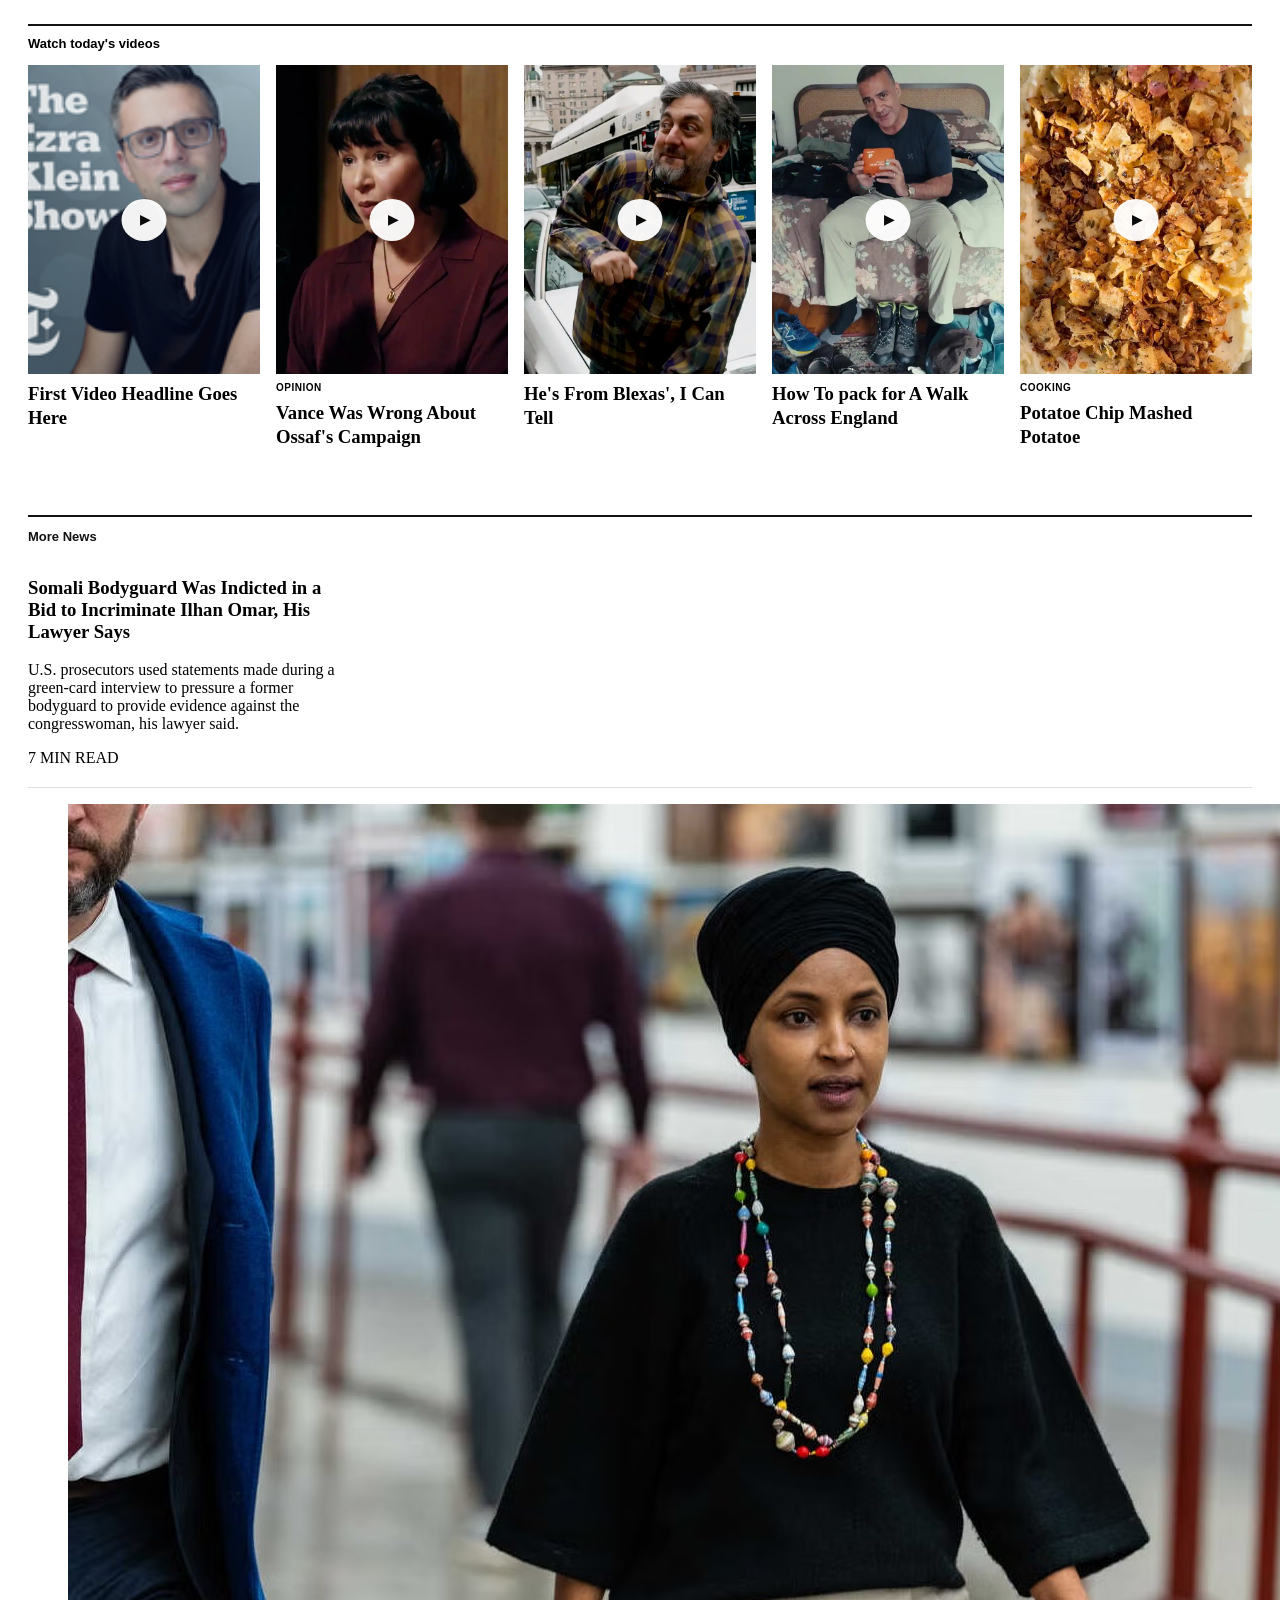
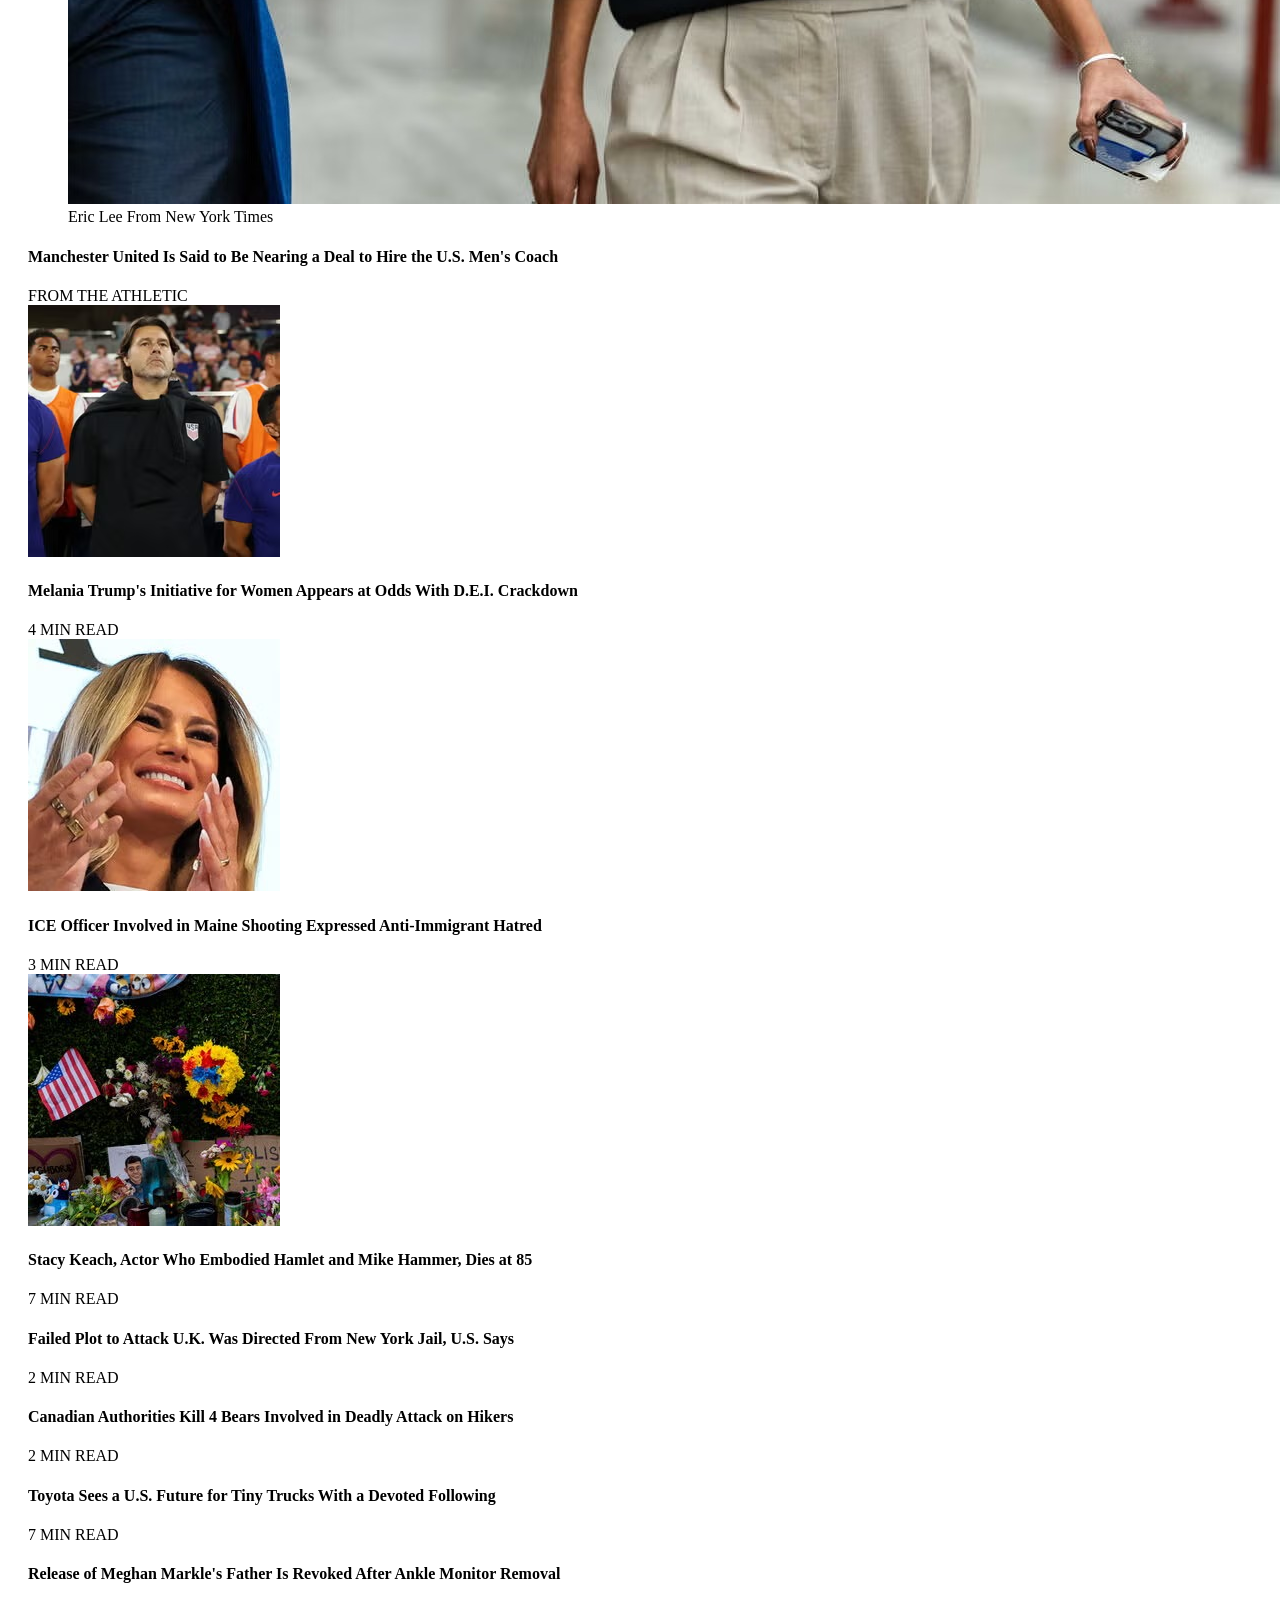
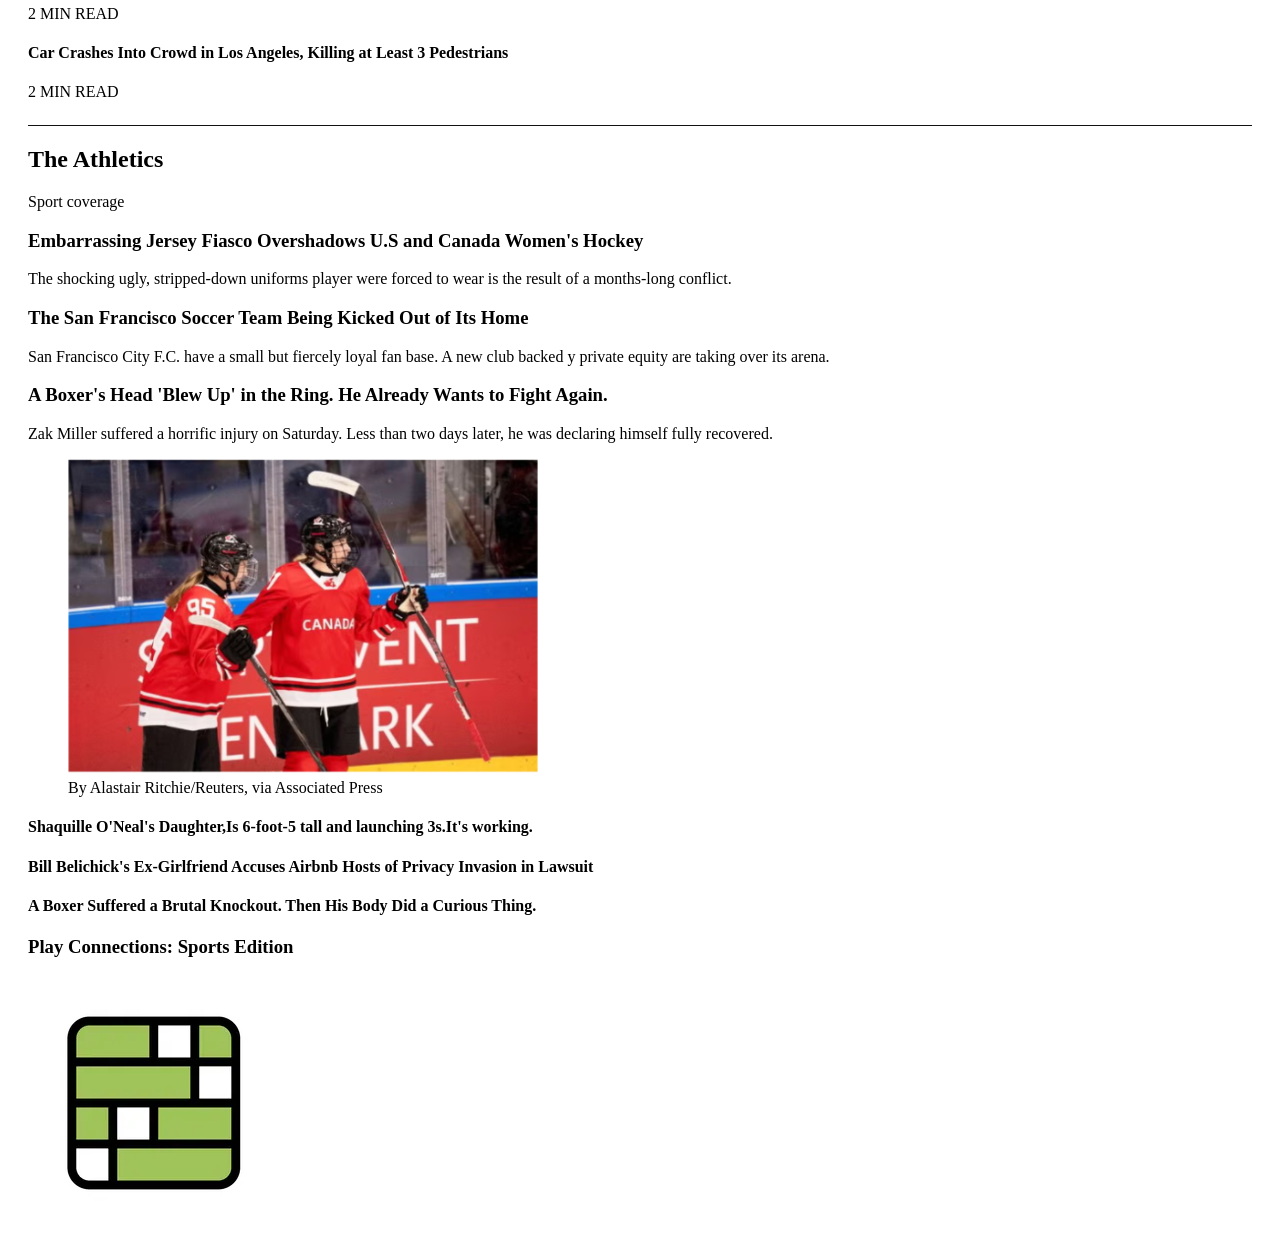
<file: index.html>
<!doctype html>
<html lang="en">
  <head>
    <meta charset="UTF-8" />
    <meta name="viewport" content="width=device-width, initial-scale=1.0" />
    <title>The New Yorktimes International Breaking News</title>
    <link rel="stylesheet" href="style.css" />
  </head>
  <body>
    <main>
      <section class="video-band">
        <h2 class="band-title">Watch today's videos</h2>
        <div class="video-grid">
          <article class="video-card">
            <div class="video-thumb">
              <img
                src="Assets/imgi_20_ezra-klein-album-art-thumbLarge-v3.png"
                alt="content of video 1"
              />
              <span class="play-btn" aria-hidden="true"> &#9654; </span>
            </div>
            <h3 class="video-headlines">First Video Headline Goes Here</h3>
          </article>

          <article class="video-card">
            <div class="video-thumb">
              <img
                src="Assets/imgi_68_EKS_GOLBERG_CLIP-1_SOCIAL-verticalTwoByThree735.jpg"
                alt="Vance Was Wrong About Ossaf's Campaign"
              />
              <span class="play-btn" aria-hidden="true"> &#9654; </span>
            </div>
            <span class="video-kicker">OPINION</span>
            <h3 class="video-headlines">
              Vance Was Wrong About Ossaf's Campaign
            </h3>
          </article>

          <article class="video-card">
            <div class="video-thumb">
              <img
                src="Assets/imgi_69_SOTW_Talafreako_HP-THUMB-verticalTwoByThree735.png"
                alt="He's From Blexas', I Can Tell"
              />
              <span class="play-btn" aria-hidden="true"> &#9654; </span>
            </div>
            <h3 class="video-headlines">He's From Blexas', I Can Tell</h3>
          </article>

          <article class="video-card">
            <div class="video-thumb">
              <img
                src="Assets/imgi_70_03tmag-packing-still-verticalTwoByThree735.jpg"
                alt="How To pack for A Walk Across England"
              />
              <span class="play-btn" aria-hidden="true"> &#9654; </span>
            </div>
            <h3 class="video-headlines">
              How To pack for A Walk Across England
            </h3>
          </article>

          <article class="video-card">
            <div class="video-thumb">
              <img
                src="Assets/imgi_71_20260805_DP_Cheesy-Mashed-Potatoes-With-Garlic-Potato-Chips_DP_Thumb-verticalTwoByThree735.png"
                alt="Potatoe Chip Mashed Potatoe"
              />
              <span class="play-btn" aria-hidden="true"> &#9654; </span>
            </div>
            <span class="video-kicker">COOKING</span>
            <h3 class="video-headlines">Potatoe Chip Mashed Potatoe</h3>
          </article>
        </div>
      </section>

      <section class="more-news-section">
        <h2 class="section-label">More News</h2>

        <div class="more-news-top">
          <article class="lead-story">
            <h3 class="lead-headline">
              Somali Bodyguard Was Indicted in a Bid to Incriminate Ilhan Omar,
              His Lawyer Says
            </h3>
            <p class="story-summary">
              U.S. prosecutors used statements made during a green-card
              interview to pressure a former bodyguard to provide evidence
              against the congresswoman, his lawyer said.
            </p>
            <span class="read-time">7 MIN READ</span>
          </article>
        </div>
        <figure class="lead-media">
          <img
            src="Assets/imgi_46_11nat-omar-bodyguard-1-gbft-threeByTwoMediumAt2X.jpg"
            alt="rep.omar picture"
          />
          <figcaption class="photo-credit">
            Eric Lee From New York Times
          </figcaption>
        </figure>

        <div class="sidebar-stories">
          <article class="sidebar-card">
            <div class="sidebar-text">
              <h4 class="sidebar-headline">
                Manchester United Is Said to Be Nearing a Deal to Hire the U.S.
                Men's Coach
              </h4>
              <span class="bottom-tag"> FROM THE ATHLETIC </span>
            </div>
            <img
              src="Assets/imgi_47_tamc-111126-carrick-poch-smallSquare252.png"
              alt="coach"
              class="sidebar-thumb"
            />
          </article>
        </div>

        <article class="sidebar-card">
          <div class="sidebar-text">
            <h4 class="sidebar-headline">
              Melania Trump's Initiative for Women Appears at Odds With D.E.I.
              Crackdown
            </h4>
            <span class="read-time">4 MIN READ</span>
          </div>
          <img
            src="Assets/imgi_48_dc-melania-dei-2-whql-smallSquare252.jpg"
            alt="Melania Trump"
            class="sidebar-thumb"
          />
        </article>

        <article class="sidebar-card">
          <div class="sidebar-text">
            <h4 class="sidebar-headline">
              ICE Officer Involved in Maine Shooting Expressed Anti-Immigrant
              Hatred
            </h4>
            <span class="read-time">3 MIN READ</span>
          </div>
          <img
            src="Assets/imgi_49_00nat-ice-shooter-gkjh-smallSquare252.jpg"
            alt="ICE Officer"
            class="sidebar-thumb"
          />
        </article>

        <div class="more-news-bottom">
          <article class="bottom-card">
            <h4 class="bottom-headline">
              Stacy Keach, Actor Who Embodied Hamlet and Mike Hammer, Dies at 85
            </h4>
            <span class="read-time">7 MIN READ</span>
          </article>

          <article class="bottom-card">
            <h4 class="bottom-headline">
              Failed Plot to Attack U.K. Was Directed From New York Jail, U.S.
              Says
            </h4>
            <span class="read-time">2 MIN READ</span>
          </article>

          <article class="bottom-card">
            <h4 class="bottom-headline">
              Canadian Authorities Kill 4 Bears Involved in Deadly Attack on
              Hikers
            </h4>
            <span class="read-time">2 MIN READ</span>
          </article>

          <article class="bottom-card">
            <h4 class="bottom-headline">
              Toyota Sees a U.S. Future for Tiny Trucks With a Devoted Following
            </h4>
            <span class="read-time">7 MIN READ</span>
          </article>

          <article class="bottom-card">
            <h4 class="bottom-headline">
              Release of Meghan Markle's Father Is Revoked After Ankle Monitor
              Removal
            </h4>
            <span class="read-time">2 MIN READ</span>
          </article>

          <article class="bottom-card">
            <h4 class="bottom-headline">
              Car Crashes Into Crowd in Los Angeles, Killing at Least 3
              Pedestrians
            </h4>
            <span class="read-time">2 MIN READ</span>
          </article>
        </div>
      </section>

      <section class="the-athletic-section">
        <div class="athletic-header">
          <h2 class="athletic-title">The Athletics</h2>
          <span class="athletic-sub">Sport coverage</span>
        </div>

        <div class="athletic-grid">
          <div class="athletic-left">
            <article class="athletc-news">
              <h3 class="athletic-headline">
                Embarrassing Jersey Fiasco Overshadows U.S and Canada Women's
                Hockey
              </h3>
              <p class="story-summary">
                The shocking ugly, stripped-down uniforms player were forced to
                wear is the result of a months-long conflict.
              </p>
            </article>

            <article class="athletic-news">
              <h3 class="athletic-headline">
                The San Francisco Soccer Team Being Kicked Out of Its Home
              </h3>
              <p>
                San Francisco City F.C. have a small but fiercely loyal fan
                base. A new club backed y private equity are taking over its
                arena.
              </p>
            </article>

            <article class="athletic-news">
              <h3 class="athletic-headline">
                A Boxer's Head 'Blew Up' in the Ring. He Already Wants to Fight
                Again.
              </h3>
              <p>
                Zak Miller suffered a horrific injury on Saturday. Less than two
                days later, he was declaring himself fully recovered.
              </p>
            </article>
          </div>

          <figure class="lead-media">
            <img
              src="Assets/Screenshot From 2026-11-24 17-06-33.png"
              alt="U.S and Canadian women hockey players"
            />
            <figcaption class="photo-credit">
              By Alastair Ritchie/Reuters, via Associated Press
            </figcaption>
          </figure>

          <aside class="athletic-right">
            <article class="athletic-side-story">
              <h4 class="athletic-side-headline">
                Shaquille O'Neal's Daughter,Is 6-foot-5 tall and launching
                3s.It's working.
              </h4>
            </article>

            <article class="athletic-side-story">
              <h4 class="athletic-side-headline">
                Bill Belichick's Ex-Girlfriend Accuses Airbnb Hosts of Privacy
                Invasion in Lawsuit
              </h4>
            </article>

            <article class="athletic-side-story">
              <h4 class="athletic-side-headline">
                A Boxer Suffered a Brutal Knockout. Then His Body Did a Curious
                Thing.
              </h4>
            </article>

            <div class="athletic-promo">
              <h3 athletic-side-headline>Play Connections: Sports Edition</h3>
              <img
                src="Assets/imgi_140_tamc-032525-connections-sports-edition-hp-img-smallSquare252.png"
                alt="play cube"
              />
            </div>

            <div class="well-grid"></div>
          </aside>
        </div>
      </section>
    </main>
  </body>
</html>
</file>
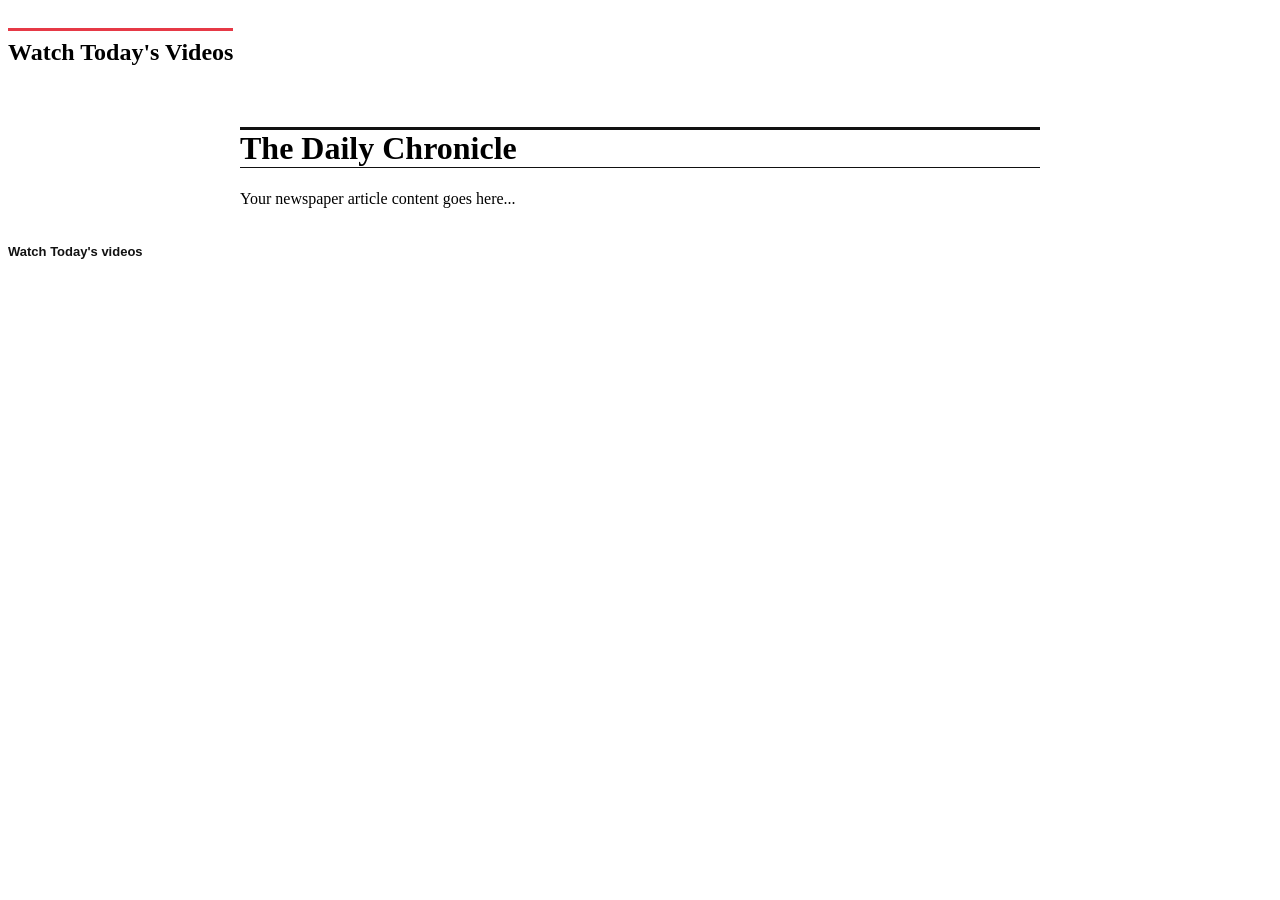
<file: practice.html>
<!DOCTYPE html>
<html lang="en">
<head>
    <meta charset="UTF-8">
    <meta name="viewport" content="width=device-width, initial-scale=1.0">
    <title>Document</title>
    <link rel="stylesheet" href="style.css">
</head>
<body>
    <h2 class="border-line">Watch Today's Videos</h2>

<style>
  .border-line {
    display: inline-block; /* Shrinks line width to match text */
    border-top: 3px solid #e63946;
    padding-top: 8px;      /* Adds space between line and text */
  }
</style>
<div class="newspaper-container">
  <h1 class="newspaper-title">The Daily Chronicle</h1>
  <p>Your newspaper article content goes here...</p>
</div>

<section class="watch-videos-section">
    <h2 class="section-label">
        Watch Today's videos
    </h2>
    <div class="today-vid">

    </div>

  </section>
  <div class="grid-container">
    <div class="box-1">

    </div>

  </div>

</body>
</html>
</file>
<file: style.css>
.newspaper-container {
  width: 800px;
  max-width: 100%;
  margin: 0 auto;
  padding: 20px;
}

.newspaper-title {
  border-top: 3px solid #111;
  border-bottom: 1px solid #111;
}

.video-band {
  border-top: 2px solid #121212;
  border-bottom: 1px #dfdfdf;
  padding-top: 10px;
  margin-top: 24px;
  padding-bottom: 24px;
}

.band-title {
  font-family: Arial, Helvetica, sans-serif;
  font-size: 13px;
  font-weight: 700;
  color: black;
  margin: 0 0 14px;
}

.video-grid {
  display: grid;
  grid-template-columns: repeat(5, minmax(0, 1fr));
  gap: 16px;
}

main {
  max-width: 1250px;
  margin: 0 auto;
  padding: 0 20px;
}

.video-thumb {
  position: relative;
  aspect-ratio: 3/4;
  object-fit: cover;
  display: block;
}

.video-thumb img {
  width: 100%;
  height: 100%;
  object-fit: cover;
  display: block;
}

.play-btn {
  position: absolute;
  top: 50%;
  left: 50%;
  transform: translate(-50%, -50%);
  width: 42px;
  height: 42px;
  background-color: rgb(255 255 255 / 95%);
  color: #0a0a0a;
  border-radius: 50%;
  display: flex;
  align-items: center;
  justify-content: center;
  font-size: 14px;
  padding-left: 3px;
}

.video-headlines {
  font-family: Georgia, "Times New Roman", Times, serif;
  font-weight: 700;
  line-height: 1.25;
  margin-top: 8px;
}

.video-kicker {
  font-family: Arial, Helvetica, sans-serif;
  font-weight: 700;
  font-size: 10px;
  letter-spacing: 0.05em;
  display: block;
  margin-top: 8px;
}

.more-news-section {
  border-top: 2px solid #121212;
  border-bottom: 1px solid #121212;
  padding: 12px 0 24px 0;
  margin-top: 24px;
}

.section-label {
  font-family: Arial, Helvetica, sans-serif;
  font-size: 13px;
  font-weight: 700;
  color: #121212;
  margin: 0 0 14px 0;
}

.more-news-top {
  display: grid;
  grid-template-columns: 1fr 1.6fr 1.2fr;
  gap: 16px;
  padding-bottom: 20px;
  border-bottom: 1px solid #dfdfdf;
}
</file>
